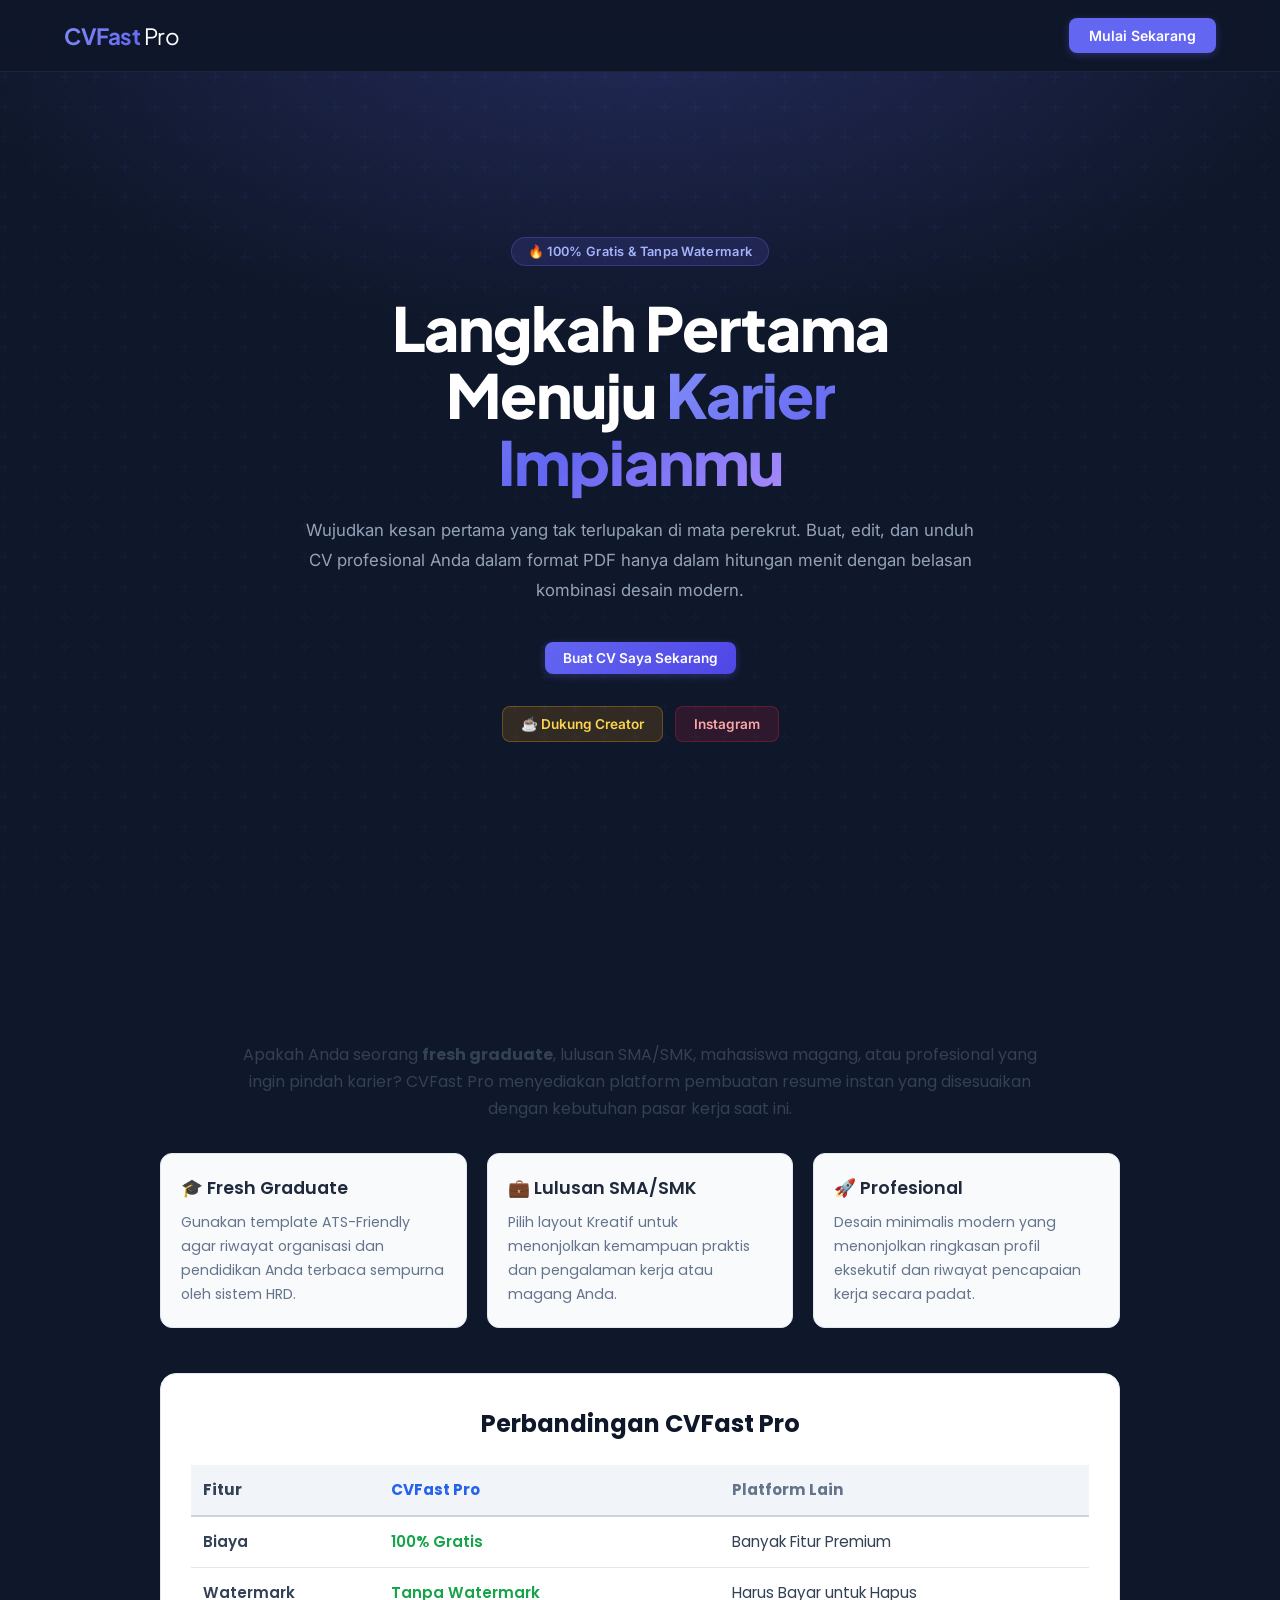
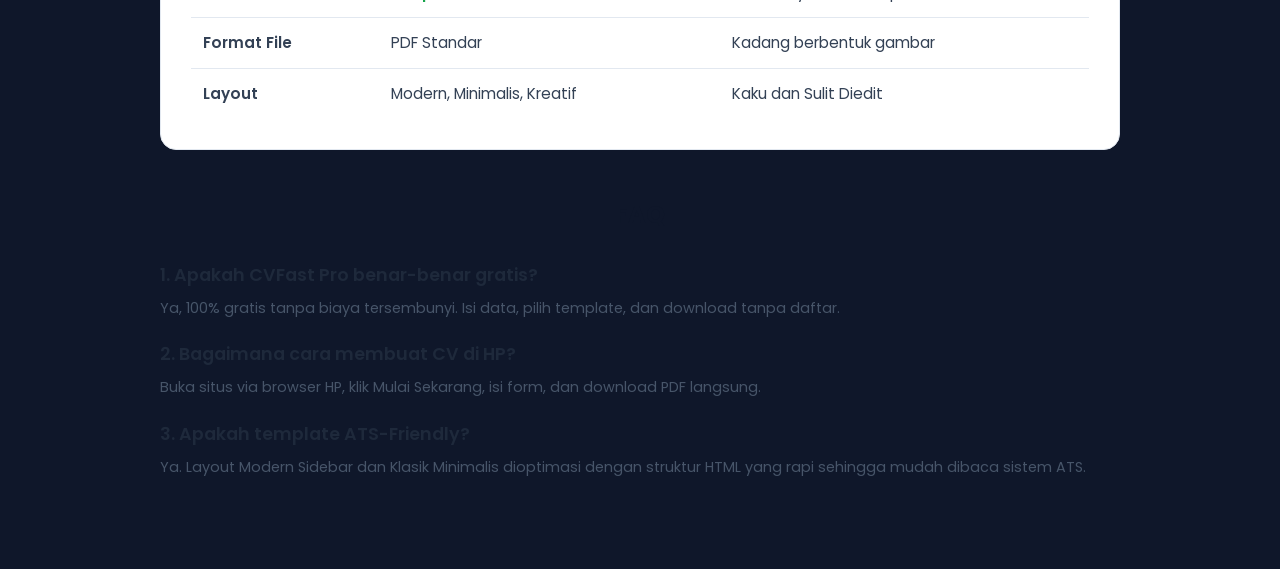
<file: index.html>
<!DOCTYPE html>
<html lang="id">
<head>
    <meta charset="UTF-8">
    <meta name="viewport" content="width=device-width, initial-scale=1.0">
    <title>CVFast Pro | Aplikasi Pembuat CV Online Gratis & Template ATS-Friendly</title>
    <meta name="google-site-verification" content="Kk_QsKz7-SZhAA0wzc3gkDUW5BkfQYd7uU63FlqCRw8" />
    <meta name="description" content="Buat CV online profesional, modern, dan gratis dengan cepat di CVFast Pro. Download CV format PDF asli tanpa watermark.">
    <meta name="keywords" content="buat cv online, template cv gratis, cv profesional, aplikasi pembuat cv, cv builder pdf, cv ats friendly gratis">
    <meta name="author" content="CVFast Pro">
    <meta name="robots" content="index, follow">
    <meta property="og:title" content="CVFast Pro - Aplikasi Pembuat CV Online Gratis Tanpa Watermark">
    <meta property="og:description" content="Bikin CV lamaran kerja modern gratis dalam hitungan menit.">
    <meta property="og:type" content="website">
    <meta property="og:url" content="https://cvfast-pro.vercel.app/">
    <script type="application/ld+json">
    {"@context":"https://schema.org","@type":"WebApplication","name":"CVFast Pro","url":"https://cvfast-pro.vercel.app/","description":"Aplikasi web gratis untuk membuat CV profesional dan ATS-friendly tanpa watermark.","applicationCategory":"BusinessApplication","operatingSystem":"All","offers":{"@type":"Offer","price":"0","priceCurrency":"IDR"}}
    </script>
    <link rel="stylesheet" href="style.css">
    <link href="https://fonts.googleapis.com/css2?family=Poppins:wght@300;400;600;700&display=swap" rel="stylesheet">
</head>
<body class="landing-page">
    <nav class="navbar">
        <div class="logo"><strong>CVFast</strong> Pro</div>
        <a href="editor.html" class="btn-primary">Mulai Sekarang</a>
    </nav>
    <header class="hero">
        <div class="hero-content">
            <div class="badge">🔥 100% Gratis &amp; Tanpa Watermark</div>
            <h1>Langkah Pertama Menuju <span class="highlight">Karier Impianmu</span></h1>
            <p>Wujudkan kesan pertama yang tak terlupakan di mata perekrut. Buat, edit, dan unduh CV profesional Anda dalam format PDF hanya dalam hitungan menit dengan belasan kombinasi desain modern.</p>
            <div class="hero-buttons">
                <a href="editor.html" class="btn-large btn-primary">Buat CV Saya Sekarang</a>
            </div>
            <div class="creator-links">
                <a href="https://sociabuzz.com/cadis77/tribe" target="_blank" class="btn-donate">&#9749; Dukung Creator</a>
                <a href="https://www.instagram.com/cadis_1w?igsh=MXh3OXkzNWJyYjA5dQ%3D%3D&utm_source=qr" target="_blank" class="btn-ig">Instagram</a>
            </div>
        </div>
    </header>
    <main style="max-width:1000px;margin:50px auto;padding:20px;font-family:'Poppins',sans-serif;color:#334155;line-height:1.7;">
        <section style="margin-bottom:45px;">
            <h2 style="font-size:1.8rem;font-weight:700;color:#0f172a;margin-bottom:15px;text-align:center;">Aplikasi Pembuat CV Online Terbaik untuk Semua Profesi</h2>
            <p style="text-align:center;max-width:800px;margin:0 auto 25px auto;">Apakah Anda seorang <strong>fresh graduate</strong>, lulusan SMA/SMK, mahasiswa magang, atau profesional yang ingin pindah karier? CVFast Pro menyediakan platform pembuatan resume instan yang disesuaikan dengan kebutuhan pasar kerja saat ini.</p>
            <div style="display:grid;grid-template-columns:repeat(auto-fit,minmax(220px,1fr));gap:20px;margin-top:30px;">
                <div style="background:#f8fafc;padding:20px;border-radius:12px;border:1px solid #e2e8f0;"><h3 style="font-size:1.1rem;font-weight:600;color:#1e293b;margin-bottom:8px;">🎓 Fresh Graduate</h3><p style="font-size:0.88rem;color:#64748b;">Gunakan template ATS-Friendly agar riwayat organisasi dan pendidikan Anda terbaca sempurna oleh sistem HRD.</p></div>
                <div style="background:#f8fafc;padding:20px;border-radius:12px;border:1px solid #e2e8f0;"><h3 style="font-size:1.1rem;font-weight:600;color:#1e293b;margin-bottom:8px;">💼 Lulusan SMA/SMK</h3><p style="font-size:0.88rem;color:#64748b;">Pilih layout Kreatif untuk menonjolkan kemampuan praktis dan pengalaman kerja atau magang Anda.</p></div>
                <div style="background:#f8fafc;padding:20px;border-radius:12px;border:1px solid #e2e8f0;"><h3 style="font-size:1.1rem;font-weight:600;color:#1e293b;margin-bottom:8px;">🚀 Profesional</h3><p style="font-size:0.88rem;color:#64748b;">Desain minimalis modern yang menonjolkan ringkasan profil eksekutif dan riwayat pencapaian kerja secara padat.</p></div>
            </div>
        </section>
        <section style="margin-bottom:45px;background:#ffffff;border:1px solid #e2e8f0;border-radius:16px;padding:30px;">
            <h2 style="font-size:1.5rem;font-weight:700;color:#0f172a;margin-bottom:20px;text-align:center;">Perbandingan CVFast Pro</h2>
            <div style="overflow-x:auto;">
                <table style="width:100%;border-collapse:collapse;text-align:left;font-size:0.95rem;">
                    <thead><tr style="background:#f1f5f9;border-bottom:2px solid #cbd5e1;"><th style="padding:12px;">Fitur</th><th style="padding:12px;color:#2563eb;font-weight:700;">CVFast Pro</th><th style="padding:12px;color:#64748b;">Platform Lain</th></tr></thead>
                    <tbody>
                        <tr style="border-bottom:1px solid #e2e8f0;"><td style="padding:12px;font-weight:600;">Biaya</td><td style="padding:12px;color:#16a34a;font-weight:600;">100% Gratis</td><td style="padding:12px;">Banyak Fitur Premium</td></tr>
                        <tr style="border-bottom:1px solid #e2e8f0;"><td style="padding:12px;font-weight:600;">Watermark</td><td style="padding:12px;color:#16a34a;font-weight:600;">Tanpa Watermark</td><td style="padding:12px;">Harus Bayar untuk Hapus</td></tr>
                        <tr style="border-bottom:1px solid #e2e8f0;"><td style="padding:12px;font-weight:600;">Format File</td><td style="padding:12px;">PDF Standar</td><td style="padding:12px;">Kadang berbentuk gambar</td></tr>
                        <tr><td style="padding:12px;font-weight:600;">Layout</td><td style="padding:12px;">Modern, Minimalis, Kreatif</td><td style="padding:12px;">Kaku dan Sulit Diedit</td></tr>
                    </tbody>
                </table>
            </div>
        </section>
        <section>
            <h2 style="font-size:1.5rem;font-weight:700;color:#0f172a;margin-bottom:25px;text-align:center;">FAQ</h2>
            <div style="margin-bottom:20px;"><h3 style="font-size:1.1rem;font-weight:600;color:#1e293b;margin-bottom:5px;">1. Apakah CVFast Pro benar-benar gratis?</h3><p style="font-size:0.9rem;color:#475569;">Ya, 100% gratis tanpa biaya tersembunyi. Isi data, pilih template, dan download tanpa daftar.</p></div>
            <div style="margin-bottom:20px;"><h3 style="font-size:1.1rem;font-weight:600;color:#1e293b;margin-bottom:5px;">2. Bagaimana cara membuat CV di HP?</h3><p style="font-size:0.9rem;color:#475569;">Buka situs via browser HP, klik Mulai Sekarang, isi form, dan download PDF langsung.</p></div>
            <div style="margin-bottom:20px;"><h3 style="font-size:1.1rem;font-weight:600;color:#1e293b;margin-bottom:5px;">3. Apakah template ATS-Friendly?</h3><p style="font-size:0.9rem;color:#475569;">Ya. Layout Modern Sidebar dan Klasik Minimalis dioptimasi dengan struktur HTML yang rapi sehingga mudah dibaca sistem ATS.</p></div>
        </section>
    </main>
</body>
</html>
</file>
<file: style.css>
@import url('https://fonts.googleapis.com/css2?family=Inter:wght@300;400;500;600;700&family=Plus+Jakarta+Sans:wght@400;600;700;800&display=swap');

:root {
    --primary: #6366f1;
    --primary-dark: #4f46e5;
    --primary-light: #e0e7ff;
    --surface: #ffffff;
    --surface-2: #f8fafc;
    --surface-3: #f1f5f9;
    --border: #e2e8f0;
    --border-focus: #6366f1;
    --text-1: #0f172a;
    --text-2: #475569;
    --text-3: #94a3b8;
    --success: #10b981;
    --radius-sm: 8px;
    --radius-md: 12px;
    --radius-lg: 16px;
    --radius-xl: 24px;
    --shadow-sm: 0 1px 3px rgba(0,0,0,0.06), 0 1px 2px rgba(0,0,0,0.04);
    --shadow-md: 0 4px 12px rgba(0,0,0,0.08), 0 2px 4px rgba(0,0,0,0.04);
    --shadow-lg: 0 10px 30px rgba(0,0,0,0.10), 0 4px 10px rgba(0,0,0,0.06);
}

* { margin: 0; padding: 0; box-sizing: border-box; }
body { font-family: 'Inter', sans-serif; background: var(--surface-3); color: var(--text-1); -webkit-font-smoothing: antialiased; }

/* ============================================================
   LANDING PAGE
   ============================================================ */
.landing-page { background: #0f172a; }

.navbar {
    display: flex; justify-content: space-between; align-items: center;
    padding: 18px 5%; background: rgba(15,23,42,0.8);
    backdrop-filter: blur(20px); -webkit-backdrop-filter: blur(20px);
    border-bottom: 1px solid rgba(255,255,255,0.06);
    position: sticky; top: 0; z-index: 100;
}
.logo { font-family: 'Plus Jakarta Sans', sans-serif; font-size: 1.4rem; color: white; letter-spacing: -0.5px; }
.logo strong { color: var(--primary); background: linear-gradient(135deg,#818cf8,#6366f1); -webkit-background-clip: text; -webkit-text-fill-color: transparent; }
.navbar .btn-primary { background: var(--primary); color: white; padding: 9px 20px; border-radius: 8px; border: none; font-size: 0.88rem; font-weight: 600; cursor: pointer; text-decoration: none; }

.hero {
    min-height: calc(100vh - 65px);
    display: flex; align-items: center; justify-content: center; text-align: center;
    padding: 60px 20px;
    background: radial-gradient(ellipse 80% 60% at 50% -10%, rgba(99,102,241,0.25) 0%, transparent 70%);
    position: relative; overflow: hidden;
}
.hero::before {
    content: ''; position: absolute; inset: 0;
    background: url("data:image/svg+xml,%3Csvg width='60' height='60' viewBox='0 0 60 60' xmlns='http://www.w3.org/2000/svg'%3E%3Cg fill='none' fill-rule='evenodd'%3E%3Cg fill='%236366f1' fill-opacity='0.04'%3E%3Cpath d='M36 34v-4h-2v4h-4v2h4v4h2v-4h4v-2h-4zm0-30V0h-2v4h-4v2h4v4h2V6h4V4h-4zM6 34v-4H4v4H0v2h4v4h2v-4h4v-2H6zM6 4V0H4v4H0v2h4v4h2V6h4V4H6z'/%3E%3C/g%3E%3C/g%3E%3C/svg%3E");
}
.hero-content { max-width: 680px; position: relative; z-index: 1; }
.badge {
    display: inline-flex; align-items: center; gap: 6px;
    background: rgba(99,102,241,0.15); color: #a5b4fc;
    border: 1px solid rgba(99,102,241,0.3);
    padding: 6px 16px; border-radius: 100px; font-size: 0.8rem; font-weight: 600;
    margin-bottom: 28px; letter-spacing: 0.3px;
}
.hero h1 {
    font-family: 'Plus Jakarta Sans', sans-serif;
    font-size: clamp(2.2rem, 6vw, 3.8rem); font-weight: 800;
    color: white; line-height: 1.1; margin-bottom: 20px; letter-spacing: -1px;
}
.highlight {
    background: linear-gradient(135deg, #818cf8 0%, #6366f1 50%, #a78bfa 100%);
    -webkit-background-clip: text; -webkit-text-fill-color: transparent;
}
.hero p { font-size: 1.05rem; color: #94a3b8; line-height: 1.8; margin-bottom: 36px; }
.btn-large {
    display: inline-flex; align-items: center; gap: 8px;
    background: linear-gradient(135deg, #6366f1, #4f46e5);
    color: white; padding: 16px 36px; border-radius: 12px;
    font-size: 1rem; font-weight: 700; text-decoration: none;
    box-shadow: 0 8px 24px rgba(99,102,241,0.4);
    transition: 0.3s; font-family: 'Plus Jakarta Sans', sans-serif;
}
.btn-large:hover { transform: translateY(-2px); box-shadow: 0 12px 32px rgba(99,102,241,0.5); }

.creator-links { display: flex; justify-content: center; gap: 12px; margin-top: 32px; }
.btn-donate {
    background: rgba(245,158,11,0.15); color: #fcd34d;
    border: 1px solid rgba(245,158,11,0.3);
    padding: 9px 18px; border-radius: 8px; text-decoration: none;
    font-size: 0.85rem; font-weight: 600; display: flex; align-items: center; gap: 6px; transition: 0.2s;
}
.btn-donate:hover { background: rgba(245,158,11,0.25); }
.btn-ig {
    background: rgba(220,39,67,0.15); color: #fca5a5;
    border: 1px solid rgba(220,39,67,0.3);
    padding: 9px 18px; border-radius: 8px; text-decoration: none;
    font-size: 0.85rem; font-weight: 600; display: flex; align-items: center; gap: 6px; transition: 0.2s;
}
.btn-ig:hover { background: rgba(220,39,67,0.25); }

/* ============================================================
   EDITOR NAV
   ============================================================ */
.editor-nav {
    display: flex; justify-content: space-between; align-items: center;
    padding: 0 24px; height: 60px;
    background: var(--surface);
    border-bottom: 1px solid var(--border);
    box-shadow: var(--shadow-sm);
    position: sticky; top: 0; z-index: 100;
}
.editor-nav .logo { font-family: 'Plus Jakarta Sans', sans-serif; font-size: 1.2rem; color: var(--text-1); letter-spacing: -0.3px; }
.editor-nav .logo strong { color: var(--primary); }
.nav-actions { display: flex; gap: 8px; }

.btn-primary {
    background: linear-gradient(135deg, #6366f1, #4f46e5);
    color: white; padding: 8px 18px; border-radius: var(--radius-sm);
    border: none; cursor: pointer; font-weight: 600; font-size: 0.85rem;
    transition: 0.2s; font-family: inherit; white-space: nowrap;
    box-shadow: 0 2px 8px rgba(99,102,241,0.3);
}
.btn-primary:hover { transform: translateY(-1px); box-shadow: 0 4px 12px rgba(99,102,241,0.4); }
.btn-primary:active { transform: translateY(0); }

.btn-secondary {
    background: var(--surface); color: var(--text-2);
    border: 1px solid var(--border); padding: 8px 16px;
    border-radius: var(--radius-sm); cursor: pointer;
    font-weight: 500; font-size: 0.85rem; transition: 0.2s; font-family: inherit;
}
.btn-secondary:hover { background: var(--surface-3); border-color: #cbd5e1; color: var(--text-1); }

/* ============================================================
   EDITOR LAYOUT
   ============================================================ */
.editor-container { display: flex; height: calc(100vh - 60px); }

/* ===== PANEL KIRI ===== */
.form-section {
    width: 360px; min-width: 320px;
    background: var(--surface);
    overflow-y: auto;
    border-right: 1px solid var(--border);
    display: flex; flex-direction: column; gap: 0;
}

/* Scrollbar custom */
.form-section::-webkit-scrollbar { width: 4px; }
.form-section::-webkit-scrollbar-track { background: transparent; }
.form-section::-webkit-scrollbar-thumb { background: var(--border); border-radius: 4px; }

/* Control panel (design settings) */
.control-panel {
    padding: 16px 20px;
    background: linear-gradient(135deg, #f0f0ff 0%, #e8eaff 100%);
    border-bottom: 1px solid #ddd6fe;
}
.control-panel h3 {
    font-size: 0.7rem; text-transform: uppercase; letter-spacing: 1.5px;
    color: var(--primary); font-weight: 700; margin-bottom: 12px;
}

/* Section groups */
.form-group {
    padding: 20px 20px 4px;
    border-bottom: 1px solid var(--border);
}
.form-group:last-child { border-bottom: none; }

.form-group-title {
    display: flex; align-items: center; gap: 8px;
    font-size: 0.72rem; text-transform: uppercase; letter-spacing: 1.5px;
    color: var(--text-3); font-weight: 700; margin-bottom: 16px;
}
.form-group-title span {
    display: inline-flex; align-items: center; justify-content: center;
    width: 22px; height: 22px; border-radius: 6px;
    background: var(--surface-3); font-size: 12px;
}

.input-row { display: flex; gap: 12px; }
.input-row .input-group { flex: 1; }

.input-group { margin-bottom: 14px; }
.input-group label {
    display: block; font-size: 0.78rem; font-weight: 600;
    color: var(--text-2); margin-bottom: 5px; letter-spacing: 0.2px;
}
.input-group input,
.input-group textarea,
.input-group select {
    width: 100%; padding: 9px 12px;
    border: 1.5px solid var(--border);
    border-radius: var(--radius-sm); outline: none;
    background: var(--surface-2); font-family: inherit;
    font-size: 0.85rem; color: var(--text-1);
    transition: 0.15s; -webkit-appearance: none; appearance: none;
}
.input-group select {
    background-image: url("data:image/svg+xml,%3Csvg xmlns='http://www.w3.org/2000/svg' width='12' height='12' viewBox='0 0 12 12'%3E%3Cpath fill='%2394a3b8' d='M6 8L1 3h10z'/%3E%3C/svg%3E");
    background-repeat: no-repeat; background-position: right 10px center;
    padding-right: 30px;
}
.input-group input:focus,
.input-group textarea:focus,
.input-group select:focus {
    border-color: var(--primary); background: var(--surface);
    box-shadow: 0 0 0 3px rgba(99,102,241,0.1);
}
.input-group textarea { resize: vertical; line-height: 1.6; }

/* Photo preview */
.photo-preview-box {
    display: flex; align-items: center; gap: 12px;
    padding: 10px 12px; border-radius: var(--radius-sm);
    background: var(--surface-3); border: 1.5px dashed var(--border);
    margin-bottom: 14px; cursor: pointer; transition: 0.2s;
}
.photo-preview-box:hover { border-color: var(--primary); background: var(--primary-light); }
.photo-preview-box .preview-circle {
    width: 44px; height: 44px; border-radius: 50%;
    background: var(--border); display: flex; align-items: center;
    justify-content: center; overflow: hidden; flex-shrink: 0;
}
.photo-preview-box .preview-circle img {
    width: 100%; height: 100%; object-fit: cover; object-position: center top; display: block;
}
.photo-preview-box .preview-text p { font-size: 0.82rem; font-weight: 600; color: var(--text-2); }
.photo-preview-box .preview-text span { font-size: 0.75rem; color: var(--text-3); }
.photo-preview-box .clear-btn {
    margin-left: auto; font-size: 0.72rem; color: #ef4444;
    background: none; border: none; cursor: pointer; padding: 4px 8px;
    border-radius: 4px; font-weight: 600;
}
.photo-preview-box .clear-btn:hover { background: #fef2f2; }

/* Support section */
.support-box {
    margin: 16px 20px 20px;
    padding: 16px; border-radius: var(--radius-md);
    background: linear-gradient(135deg, #faf5ff, #f0f0ff);
    border: 1px solid #e9d5ff; text-align: center;
}
.support-box p { font-size: 0.78rem; color: #7c3aed; font-weight: 500; margin-bottom: 10px; }
.support-box .links { display: flex; gap: 8px; justify-content: center; }
.support-box .btn-donate { background: #fef3c7; color: #92400e; border-color: #fcd34d; font-size: 0.78rem; padding: 7px 14px; }
.support-box .btn-ig { background: #ffe4e6; color: #9f1239; border-color: #fda4af; font-size: 0.78rem; padding: 7px 14px; }

/* ===== PANEL KANAN ===== */
.preview-section {
    flex: 1; overflow-y: auto; overflow-x: auto;
    background: #334155;
    display: flex; justify-content: center; align-items: flex-start;
    padding: 40px 30px;
    position: relative;
}
.preview-section::before {
    content: 'PREVIEW'; position: fixed;
    top: 70px; right: 20px;
    font-size: 0.65rem; letter-spacing: 2px; font-weight: 700;
    color: rgba(255,255,255,0.2); pointer-events: none;
}

/* ============================================================
   KERTAS A4 — UKURAN TETAP
   ============================================================ */
.a4-paper {
    width: 794px; min-height: 1123px;
    background: white;
    box-shadow: 0 20px 60px rgba(0,0,0,0.4), 0 4px 12px rgba(0,0,0,0.2);
    flex-shrink: 0; overflow: hidden;
    font-size: 13px; line-height: 1.5;
    border-radius: 2px;
}

/* ============================================================
   TEMA WARNA
   ============================================================ */
.theme-blue    { --cv-color: #2563eb; --cv-text-light: #eff6ff; --cv-accent: #1d4ed8; --cv-bg: #1e3a8a; }
.theme-dark    { --cv-color: #1e293b; --cv-text-light: #f8fafc; --cv-accent: #0f172a; --cv-bg: #020617; }
.theme-emerald { --cv-color: #059669; --cv-text-light: #ecfdf5; --cv-accent: #047857; --cv-bg: #064e3b; }
.theme-red     { --cv-color: #dc2626; --cv-text-light: #fef2f2; --cv-accent: #b91c1c; --cv-bg: #7f1d1d; }
.theme-purple  { --cv-color: #7c3aed; --cv-text-light: #f5f3ff; --cv-accent: #6d28d9; --cv-bg: #4c1d95; }

/* ============================================================
   LAYOUT 1: MODERN SIDEBAR
   ============================================================ */
.layout-sidebar { display: flex; height: 100%; min-height: 1123px; }

.layout-sidebar .cv-left {
    width: 258px; min-width: 258px;
    background: var(--cv-color);
    color: var(--cv-text-light);
    padding: 40px 24px;
    display: flex; flex-direction: column;
}
.layout-sidebar .cv-right {
    flex: 1; padding: 40px 32px; background: white; overflow: hidden;
}

.layout-sidebar .photo-wrapper {
    width: 100px; height: 100px; border-radius: 50%;
    overflow: hidden;
    border: 3px solid rgba(255,255,255,0.35);
    margin: 0 auto 22px auto; flex-shrink: 0;
    box-shadow: 0 4px 14px rgba(0,0,0,0.2);
}
.layout-sidebar .photo-wrapper img {
    width: 100%; height: 100%; object-fit: cover; object-position: center top; display: block;
}

.layout-sidebar .cv-left h4 {
    font-size: 0.62rem; text-transform: uppercase; letter-spacing: 2px;
    font-weight: 700; color: rgba(255,255,255,0.55);
    border-bottom: 1px solid rgba(255,255,255,0.12);
    padding-bottom: 7px; margin-bottom: 12px; margin-top: 24px;
}
.layout-sidebar .cv-left h4:first-of-type { margin-top: 0; }

.layout-sidebar .contact-box p {
    font-size: 0.78rem; margin-bottom: 7px; word-break: break-all;
    line-height: 1.4; color: rgba(255,255,255,0.82);
}
.layout-sidebar .skills-box ul { list-style: none; padding: 0; }
.layout-sidebar .skills-box ul li {
    font-size: 0.8rem; margin-bottom: 8px; padding-left: 14px;
    position: relative; color: rgba(255,255,255,0.85); line-height: 1.4;
}
.layout-sidebar .skills-box ul li::before {
    content: "▸"; position: absolute; left: 0; color: rgba(255,255,255,0.4); font-size: 10px; top: 1px;
}

.layout-sidebar .header-name { margin-bottom: 26px; }
.layout-sidebar .header-name h1 {
    font-family: 'Plus Jakarta Sans', sans-serif;
    font-size: 1.75rem; font-weight: 800; color: #0f172a;
    line-height: 1.1; margin-bottom: 5px; letter-spacing: -0.5px;
}
.layout-sidebar .header-name h2 {
    font-size: 0.95rem; color: var(--cv-color); font-weight: 500; margin-bottom: 0;
}

.layout-sidebar .cv-section h3 {
    font-size: 0.65rem; text-transform: uppercase; letter-spacing: 2px;
    font-weight: 700; color: #64748b;
    border-bottom: 2px solid var(--cv-color);
    padding-bottom: 6px; margin-bottom: 14px;
    display: flex; align-items: center; gap: 8px;
}
.layout-sidebar .cv-section h3::before {
    content: ''; display: inline-block;
    width: 4px; height: 14px; border-radius: 2px;
    background: var(--cv-color);
}

/* ============================================================
   LAYOUT 2: KREATIF (HEADER ATAS)
   ============================================================ */
.layout-header { display: block; }

.layout-header .cv-header-top {
    background: var(--cv-color);
    padding: 28px 36px;
    display: flex; align-items: center; gap: 22px;
    position: relative;
}
.layout-header .cv-header-top::after {
    content: ''; position: absolute; bottom: -1px; left: 0; right: 0; height: 20px;
    background: white;
    clip-path: ellipse(55% 100% at 50% 100%);
}
.layout-header .photo-wrapper {
    width: 82px; height: 82px; border-radius: 10px;
    overflow: hidden; border: 2px solid rgba(255,255,255,0.35); flex-shrink: 0;
}
.layout-header .photo-wrapper img {
    width: 100%; height: 100%; object-fit: cover; object-position: center top; display: block;
}
.layout-header .header-name h1 {
    font-family: 'Plus Jakarta Sans', sans-serif;
    font-size: 1.6rem; font-weight: 800; color: white; margin-bottom: 4px; letter-spacing: -0.5px;
}
.layout-header .header-name h2 { font-size: 0.9rem; color: rgba(255,255,255,0.75); font-weight: 400; }

.layout-header .cv-contact-bar {
    background: var(--cv-accent, #1d4ed8);
    padding: 10px 36px; display: flex; gap: 18px; flex-wrap: wrap;
    margin-bottom: 4px;
}
.layout-header .cv-contact-bar span {
    font-size: 0.75rem; color: rgba(255,255,255,0.85); display: flex; align-items: center; gap: 5px;
}

.layout-header .cv-body { display: flex; }
.layout-header .cv-body .cv-main { flex: 1; padding: 22px 28px; }
.layout-header .cv-body .cv-sidebar {
    width: 200px; padding: 22px 18px;
    background: #fafafa; border-left: 1px solid #f1f5f9;
}
.layout-header .cv-section h3 {
    font-size: 0.62rem; text-transform: uppercase; letter-spacing: 2px;
    color: var(--cv-color); font-weight: 700;
    border-bottom: 1.5px solid var(--cv-color);
    padding-bottom: 6px; margin-bottom: 12px;
}
.layout-header .cv-sidebar h4 {
    font-size: 0.62rem; text-transform: uppercase; letter-spacing: 1.5px;
    color: #94a3b8; font-weight: 700;
    border-bottom: 1px solid #f1f5f9;
    padding-bottom: 5px; margin-bottom: 10px; margin-top: 16px;
}
.layout-header .cv-sidebar h4:first-of-type { margin-top: 0; }
.layout-header .cv-sidebar p,
.layout-header .cv-sidebar li { font-size: 0.78rem; color: #64748b; margin-bottom: 5px; line-height: 1.4; }
.layout-header .cv-sidebar ul { list-style: none; padding: 0; }
.layout-header .cv-sidebar li { padding-left: 11px; position: relative; }
.layout-header .cv-sidebar li::before { content: "▸"; position: absolute; left: 0; color: var(--cv-color); font-size: 9px; top: 1px; }

/* ============================================================
   LAYOUT 3: KLASIK MINIMALIS
   ============================================================ */
.layout-minimalist { display: block; padding: 48px 48px 36px; }

.layout-minimalist .cv-top-header {
    display: flex; align-items: center; gap: 22px;
    padding-bottom: 18px;
    border-bottom: 2.5px solid var(--cv-color);
    margin-bottom: 24px;
}
.layout-minimalist .photo-wrapper {
    width: 82px; height: 82px; border-radius: 50%;
    overflow: hidden; border: 2px solid var(--cv-color); flex-shrink: 0;
}
.layout-minimalist .photo-wrapper img {
    width: 100%; height: 100%; object-fit: cover; object-position: center top; display: block;
}
.layout-minimalist .header-name h1 {
    font-family: 'Plus Jakarta Sans', sans-serif;
    font-size: 1.65rem; font-weight: 800; color: #0f172a; margin-bottom: 3px; letter-spacing: -0.5px;
}
.layout-minimalist .header-name h2 { font-size: 0.9rem; color: var(--cv-color); font-weight: 500; margin-bottom: 8px; }
.layout-minimalist .cv-contact-inline { display: flex; gap: 14px; flex-wrap: wrap; font-size: 0.77rem; color: #64748b; }
.layout-minimalist .cv-contact-inline span { display: flex; align-items: center; gap: 4px; }
.layout-minimalist .cv-contact-inline span::before { content: "·"; color: #cbd5e1; }
.layout-minimalist .cv-contact-inline span:first-child::before { content: ""; }

.layout-minimalist .cv-body { display: flex; gap: 32px; }
.layout-minimalist .cv-main { flex: 1; }
.layout-minimalist .cv-sidebar { width: 190px; }
.layout-minimalist .cv-section h3 {
    font-size: 0.62rem; text-transform: uppercase; letter-spacing: 2px;
    color: var(--cv-color); font-weight: 700;
    border-bottom: 1.5px solid var(--cv-color);
    padding-bottom: 5px; margin-bottom: 13px;
}
.layout-minimalist .cv-sidebar h4 {
    font-size: 0.62rem; text-transform: uppercase; letter-spacing: 1.5px;
    color: #94a3b8; font-weight: 700;
    border-bottom: 1px solid #f1f5f9;
    padding-bottom: 5px; margin-bottom: 10px; margin-top: 16px;
}
.layout-minimalist .cv-sidebar h4:first-of-type { margin-top: 0; }
.layout-minimalist .cv-sidebar p,
.layout-minimalist .cv-sidebar li { font-size: 0.78rem; color: #64748b; margin-bottom: 5px; line-height: 1.4; word-break: break-all; }
.layout-minimalist .cv-sidebar ul { list-style: none; padding: 0; }
.layout-minimalist .cv-sidebar li { padding-left: 11px; position: relative; }
.layout-minimalist .cv-sidebar li::before { content: "▸"; position: absolute; left: 0; color: var(--cv-color); font-size: 9px; top: 1px; }

/* ============================================================
   ELEMEN CV UMUM
   ============================================================ */
.cv-section { margin-bottom: 22px; }
.timeline-item { margin-bottom: 14px; padding-bottom: 14px; border-bottom: 1px solid #f8fafc; }
.timeline-item:last-child { border-bottom: none; padding-bottom: 0; }
.timeline-item .item-header { display: flex; justify-content: space-between; align-items: flex-start; gap: 10px; margin-bottom: 3px; }
.timeline-item h4 { font-size: 0.88rem; font-weight: 700; color: #1e293b; line-height: 1.3; }
.timeline-item .date {
    font-size: 0.72rem; color: white; font-weight: 600;
    background: var(--cv-color, #2563eb);
    padding: 2px 8px; border-radius: 100px; white-space: nowrap; flex-shrink: 0;
}
.timeline-item .company { font-size: 0.8rem; color: #64748b; margin-bottom: 5px; font-style: italic; }
.timeline-item p { font-size: 0.82rem; color: #64748b; line-height: 1.65; }
.cv-section > p { font-size: 0.85rem; color: #64748b; line-height: 1.7; }

/* ============================================================
   PDF EXPORT MODE
   ============================================================ */
.pdf-export-mode { box-shadow: none !important; border-radius: 0 !important; }
.pdf-export-mode * { -webkit-print-color-adjust: exact !important; print-color-adjust: exact !important; }

/* ============================================================
   RESPONSIVE
   ============================================================ */
@media (max-width: 1100px) {
    .form-section { width: 320px; min-width: 280px; }
    .a4-paper { transform: scale(0.72); transform-origin: top center; margin-bottom: calc((1123px * 0.72) - 1123px); }
    .preview-section { padding: 24px 16px; }
}
@media (max-width: 860px) {
    .editor-container { flex-direction: column; height: auto; }
    .form-section { width: 100%; max-height: none; }
    .preview-section { padding: 24px 12px; min-height: 600px; }
    .a4-paper { transform: scale(0.46); transform-origin: top center; margin-bottom: calc((1123px * 0.46) - 1123px); }
}
</file>
